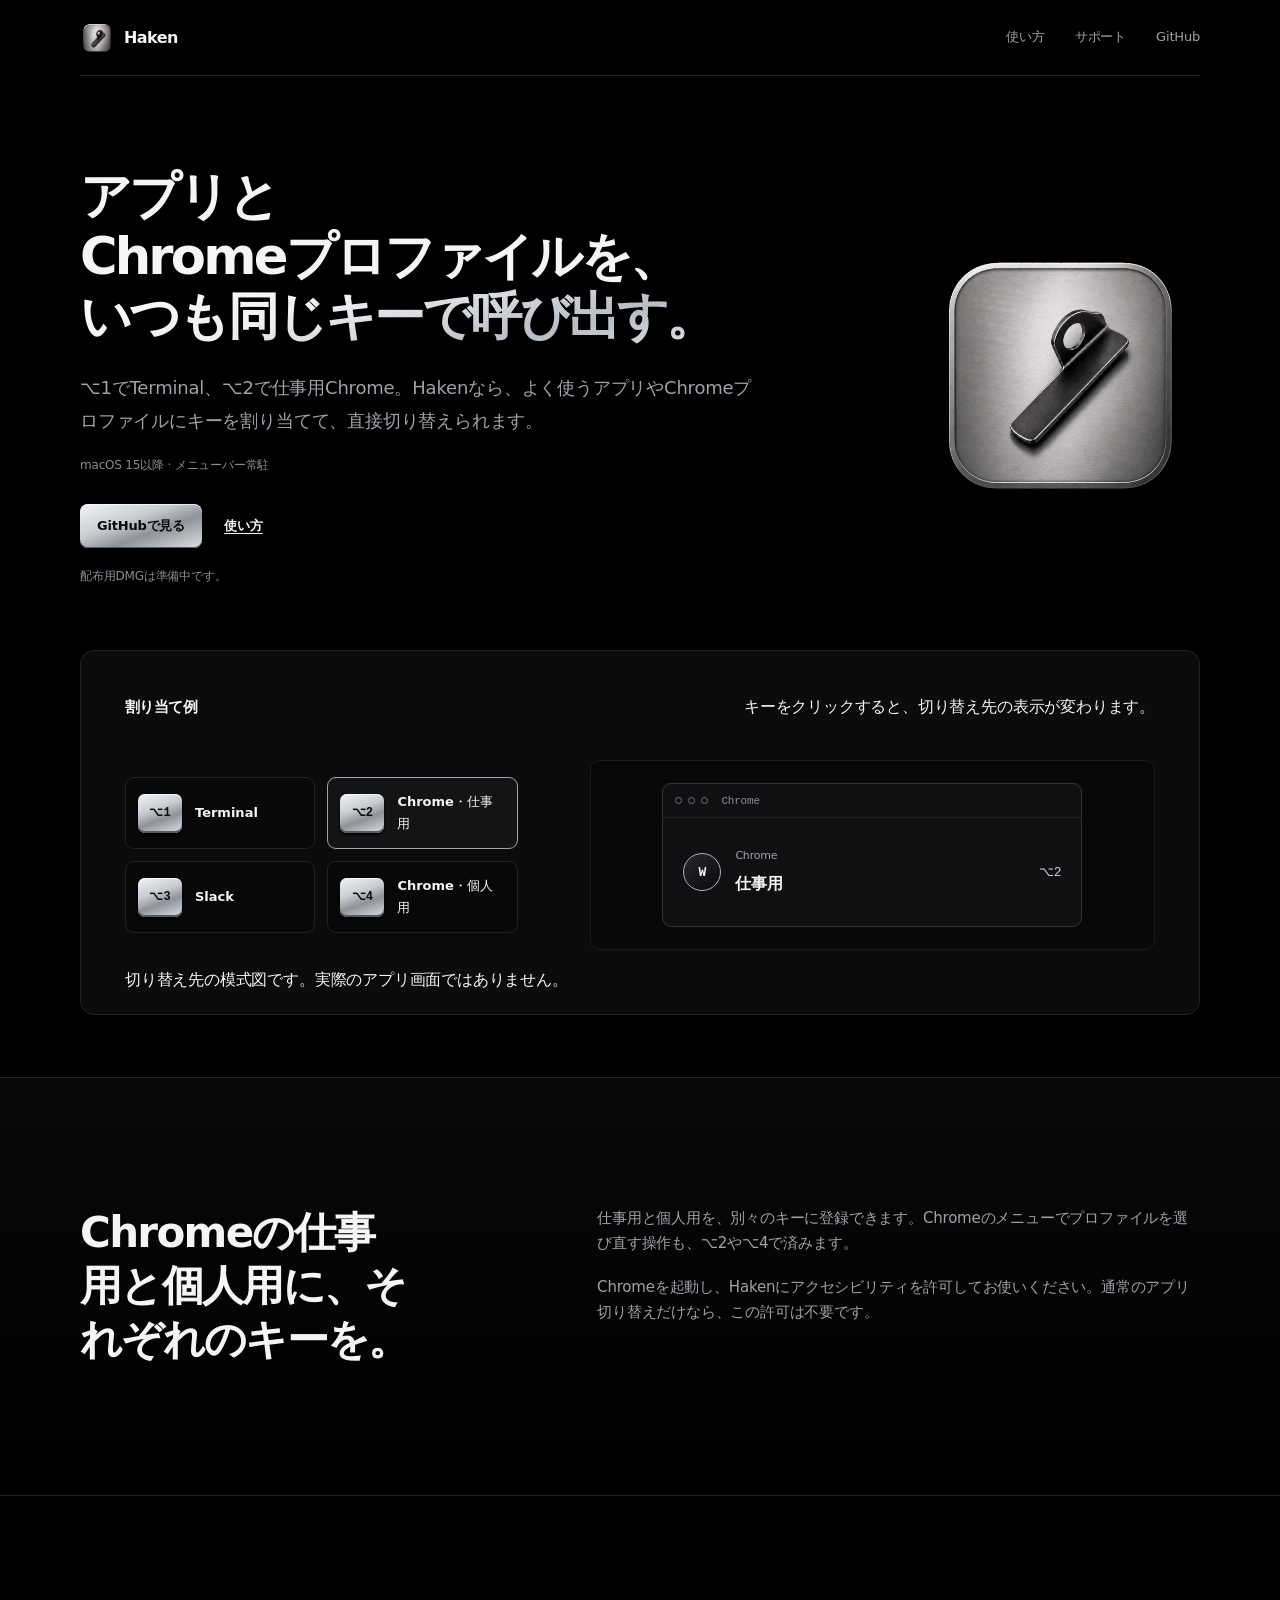
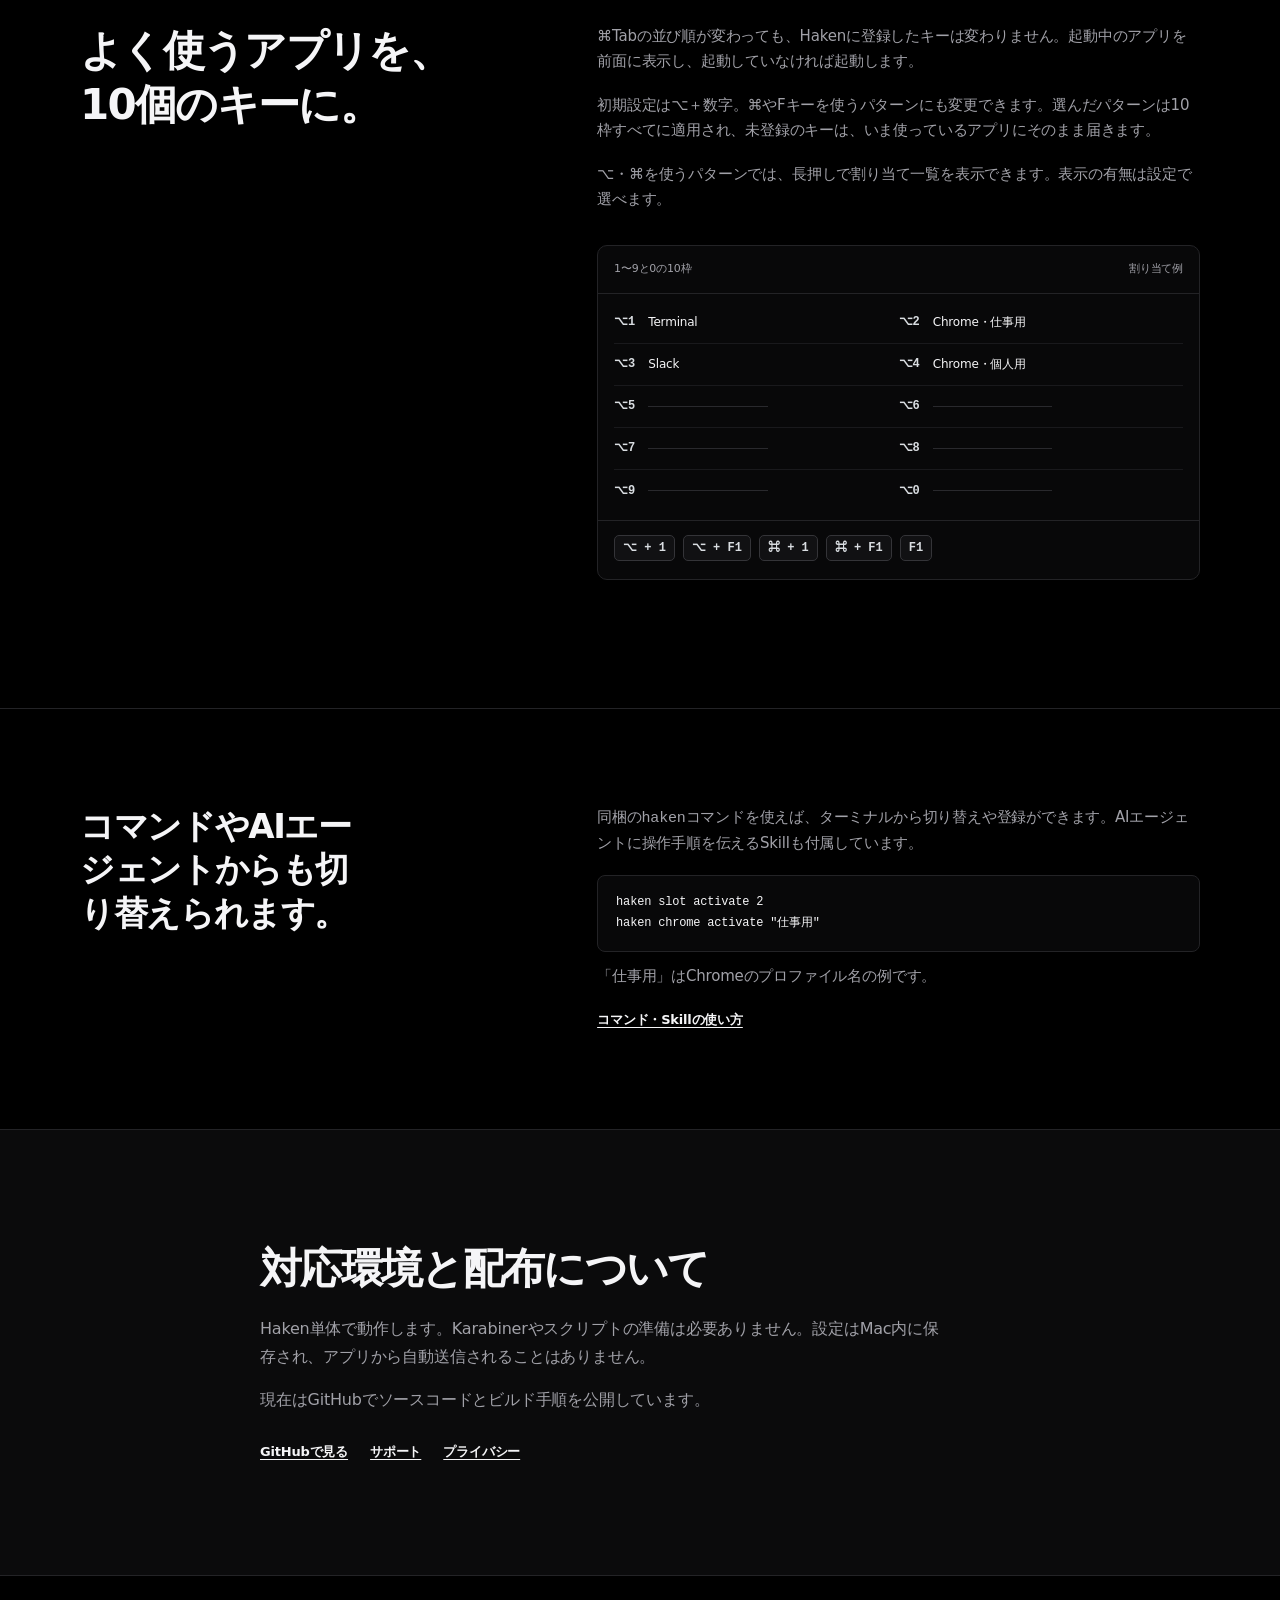
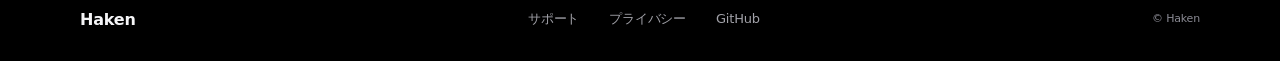
<file: docs/site/index.html>
<!doctype html>
<html lang="ja">
<head>
  <meta charset="utf-8">
  <meta name="viewport" content="width=device-width, initial-scale=1">
  <meta name="theme-color" content="#000000">
  <meta name="description" content="⌥1でTerminal、⌥2で仕事用Chrome。Hakenは、よく使うアプリやChromeプロファイルにキーを割り当てて、直接切り替えられます。">
  <title>Haken — アプリとChromeプロファイルを、いつも同じキーで呼び出す。</title>
  <link rel="icon" href="./assets/icon.png" type="image/png">
  <link rel="stylesheet" href="./assets/css/site.css">
  <script src="./assets/js/site.js" defer></script>
</head>
<body>
  <a class="skip-link" href="#main">本文へ移動</a>
  <header class="site-header wrap">
    <a class="wordmark" href="./" aria-label="Haken ホーム"><img src="./assets/icon.png" alt="" width="34" height="34"><span>Haken</span></a>
    <nav aria-label="メインナビゲーション">
      <a href="#how">使い方</a>
      <a href="./support.html">サポート</a>
      <a href="https://github.com/keishingu/Haken">GitHub</a>
    </nav>
  </header>

  <main id="main">
    <section class="hero wrap" aria-labelledby="hero-title">
      <div class="hero-copy">
        <h1 id="hero-title"><span>アプリと<wbr><span class="keep-word">Chromeプロファイルを、</span></span><span class="silver-text"><span class="keep-word">いつも同じキーで</span><wbr><span class="keep-word">呼び出す。</span></span></h1>
        <p class="hero-lede">⌥1でTerminal、⌥2で仕事用Chrome。Hakenなら、よく使うアプリやChromeプロファイルにキーを割り当てて、直接切り替えられます。</p>
        <p class="hero-note">macOS 15以降 · メニューバー常駐</p>
        <div class="hero-actions">
          <a class="button button-silver" href="https://github.com/keishingu/Haken">GitHubで見る</a>
          <a class="text-link" href="./support.html">使い方</a>
        </div>
        <p class="release-note">配布用DMGは準備中です。</p>
      </div>
      <img class="hero-icon" src="./assets/icon.png" alt="" width="280" height="280" fetchpriority="high">

      <figure class="switch-demo" aria-labelledby="demo-caption">
        <div class="demo-heading"><h2>割り当て例</h2><p id="demo-caption">キーをクリックすると、切り替え先の表示が変わります。</p></div>
        <div class="demo-body">
          <div class="key-list" role="group" aria-label="切り替え先を選択">
            <button type="button" class="key-choice" data-choice="terminal" aria-pressed="false"><kbd>⌥1</kbd><span>Terminal</span></button>
            <button type="button" class="key-choice" data-choice="work" aria-pressed="true"><kbd>⌥2</kbd><span>Chrome・仕事用</span></button>
            <button type="button" class="key-choice" data-choice="slack" aria-pressed="false"><kbd>⌥3</kbd><span>Slack</span></button>
            <button type="button" class="key-choice" data-choice="personal" aria-pressed="false"><kbd>⌥4</kbd><span>Chrome・個人用</span></button>
          </div>
          <div class="target-display" aria-live="polite" aria-atomic="true">
            <div class="target-window" data-target="terminal" hidden><div class="window-bar"><i></i><i></i><i></i><span>Terminal</span></div><div class="window-content"><span class="target-app">Terminal</span><strong>⌥1</strong></div></div>
            <div class="target-window" data-target="work"><div class="window-bar"><i></i><i></i><i></i><span>Chrome</span></div><div class="window-content"><span class="profile-mark">W</span><div><span class="target-app">Chrome</span><strong>仕事用</strong></div><strong class="target-shortcut">⌥2</strong></div></div>
            <div class="target-window" data-target="slack" hidden><div class="window-bar"><i></i><i></i><i></i><span>Slack</span></div><div class="window-content"><span class="target-app">Slack</span><strong>⌥3</strong></div></div>
            <div class="target-window" data-target="personal" hidden><div class="window-bar"><i></i><i></i><i></i><span>Chrome</span></div><div class="window-content"><span class="profile-mark profile-personal">P</span><div><span class="target-app">Chrome</span><strong>個人用</strong></div><strong class="target-shortcut">⌥4</strong></div></div>
          </div>
        </div>
        <figcaption>切り替え先の模式図です。実際のアプリ画面ではありません。</figcaption>
      </figure>
    </section>

    <section class="feature-section profile-section" aria-labelledby="profile-title">
      <div class="wrap feature-grid">
        <div><h2 id="profile-title">Chromeの仕事用と個人用に、それぞれのキーを。</h2></div>
        <div class="feature-copy"><p>仕事用と個人用を、別々のキーに登録できます。Chromeのメニューでプロファイルを選び直す操作も、⌥2や⌥4で済みます。</p><p>Chromeを起動し、Hakenにアクセシビリティを許可してお使いください。通常のアプリ切り替えだけなら、この許可は不要です。</p></div>
      </div>
    </section>

    <section class="feature-section" id="how" aria-labelledby="how-title">
      <div class="wrap feature-grid">
        <div><h2 id="how-title">よく使うアプリを、10個のキーに。</h2></div>
        <div class="feature-copy"><p>⌘Tabの並び順が変わっても、Hakenに登録したキーは変わりません。起動中のアプリを前面に表示し、起動していなければ起動します。</p><p>初期設定は⌥＋数字。⌘やFキーを使うパターンにも変更できます。選んだパターンは10枠すべてに適用され、未登録のキーは、いま使っているアプリにそのまま届きます。</p><p>⌥・⌘を使うパターンでは、長押しで割り当て一覧を表示できます。表示の有無は設定で選べます。</p>
          <div class="slot-panel" aria-label="10個のスロットの割り当て例">
            <div class="slot-panel-head"><span>1〜9と0の10枠</span><span>割り当て例</span></div>
            <div class="slot-grid">
              <div class="slot-row"><kbd>⌥1</kbd><span>Terminal</span></div><div class="slot-row"><kbd>⌥2</kbd><span>Chrome・仕事用</span></div>
              <div class="slot-row"><kbd>⌥3</kbd><span>Slack</span></div><div class="slot-row"><kbd>⌥4</kbd><span>Chrome・個人用</span></div>
              <div class="slot-row is-empty"><kbd>⌥5</kbd><span></span></div><div class="slot-row is-empty"><kbd>⌥6</kbd><span></span></div>
              <div class="slot-row is-empty"><kbd>⌥7</kbd><span></span></div><div class="slot-row is-empty"><kbd>⌥8</kbd><span></span></div>
              <div class="slot-row is-empty"><kbd>⌥9</kbd><span></span></div><div class="slot-row is-empty"><kbd>⌥0</kbd><span></span></div>
            </div>
            <div class="shortcut-patterns" aria-label="変更できるショートカット">
              <kbd>⌥ + 1</kbd><kbd>⌥ + F1</kbd><kbd>⌘ + 1</kbd><kbd>⌘ + F1</kbd><kbd>F1</kbd>
            </div>
          </div>
        </div>
      </div>
    </section>

    <section class="feature-section compact-section" aria-labelledby="cli-title">
      <div class="wrap feature-grid">
        <div><h2 id="cli-title">コマンドやAIエージェントからも切り替えられます。</h2></div>
        <div class="feature-copy"><p>同梱の<code>haken</code>コマンドを使えば、ターミナルから切り替えや登録ができます。AIエージェントに操作手順を伝えるSkillも付属しています。</p><pre><code>haken slot activate 2
haken chrome activate "仕事用"</code></pre><p>「仕事用」はChromeのプロファイル名の例です。</p><a class="text-link" href="./support.html#command-line">コマンド・Skillの使い方</a></div>
      </div>
    </section>

    <section class="about-section" aria-labelledby="about-title">
      <div class="wrap about-inner"><h2 id="about-title">対応環境と配布について</h2><p>Haken単体で動作します。Karabinerやスクリプトの準備は必要ありません。設定はMac内に保存され、アプリから自動送信されることはありません。</p><p>現在はGitHubでソースコードとビルド手順を公開しています。</p><div class="about-links"><a href="https://github.com/keishingu/Haken">GitHubで見る</a><a href="./support.html">サポート</a><a href="./privacy.html">プライバシー</a></div></div>
    </section>
  </main>

  <footer class="site-footer"><div class="wrap footer-row"><a class="footer-brand" href="./">Haken</a><nav aria-label="フッターナビゲーション"><a href="./support.html">サポート</a><a href="./privacy.html">プライバシー</a><a href="https://github.com/keishingu/Haken">GitHub</a></nav><small>© Haken</small></div></footer>
</body>
</html>
</file>
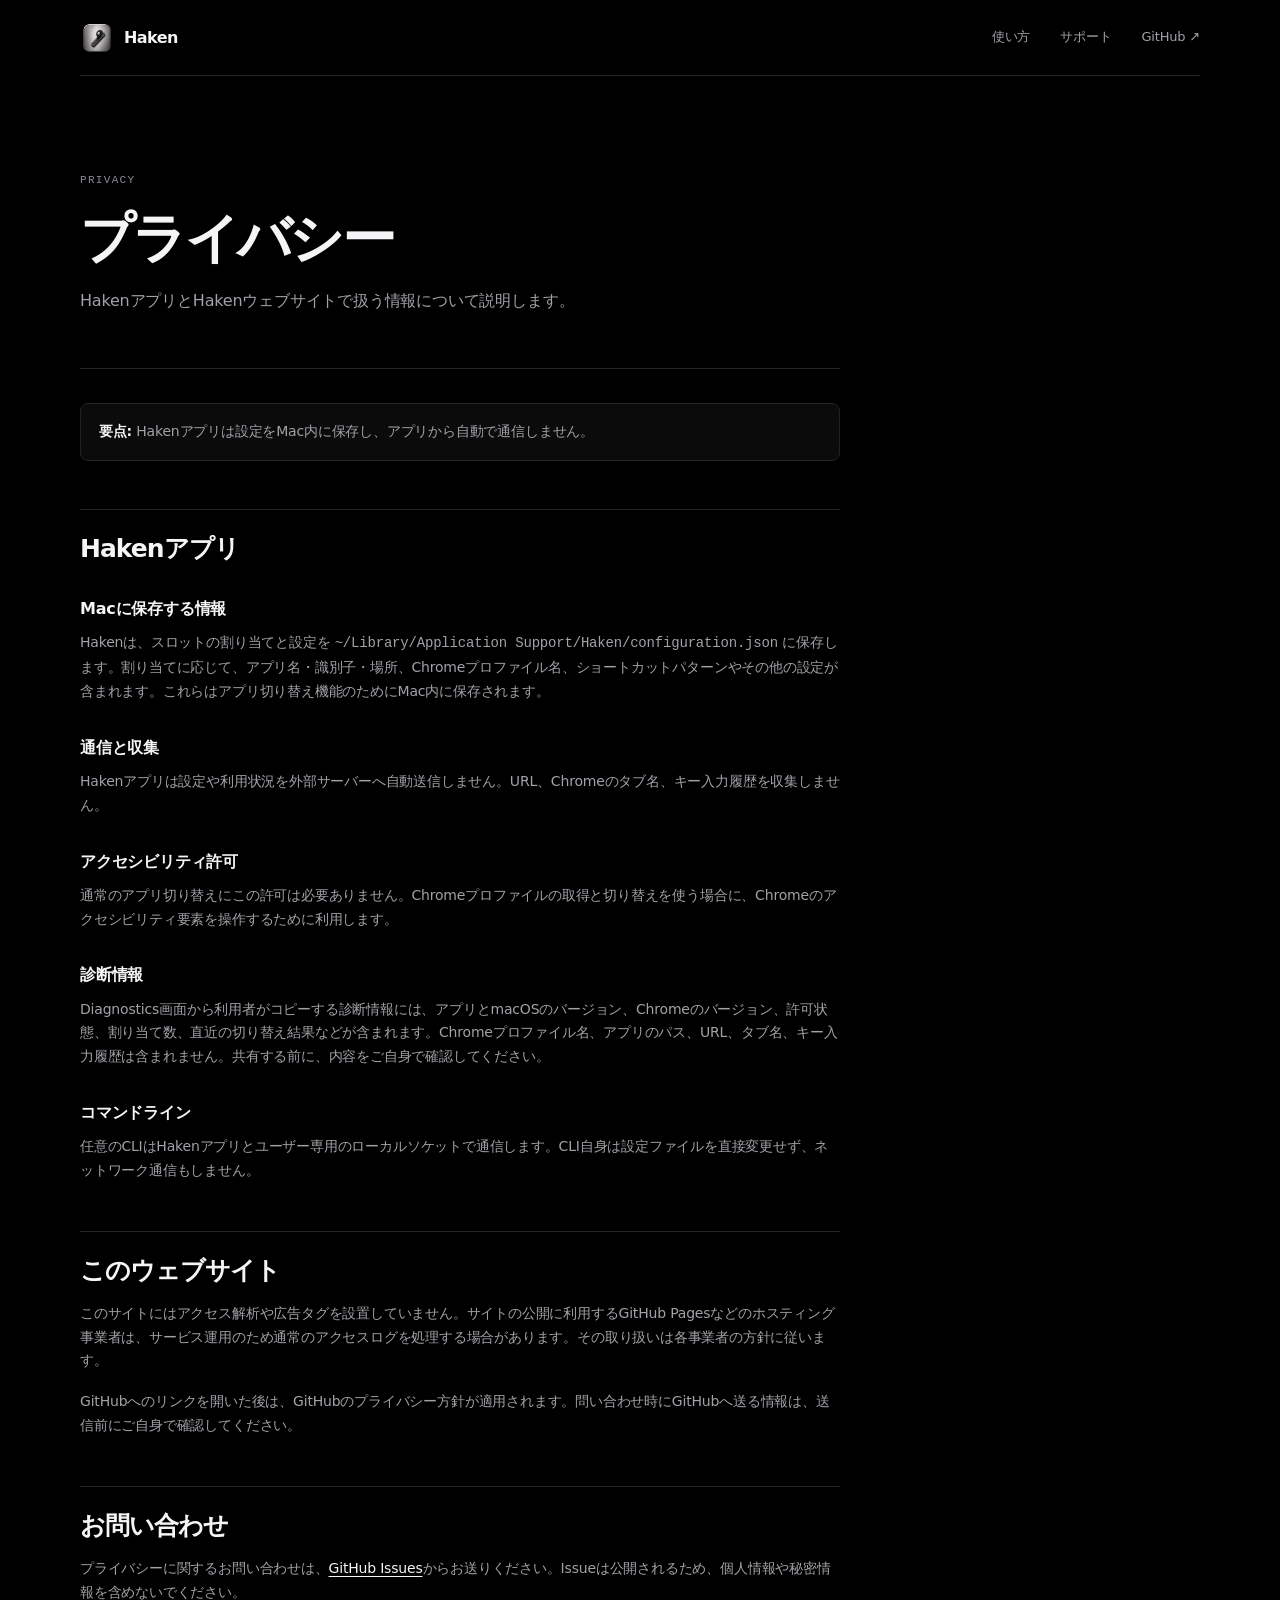
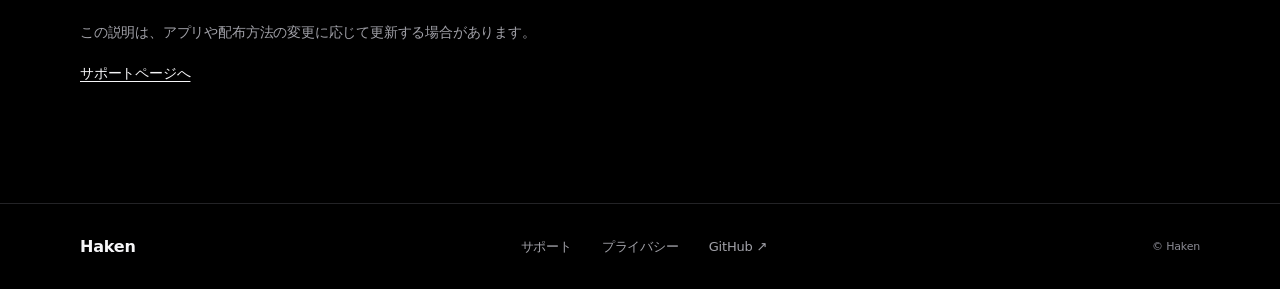
<file: docs/site/privacy.html>
<!doctype html>
<html lang="ja">
<head>
  <meta charset="utf-8">
  <meta name="viewport" content="width=device-width, initial-scale=1">
  <meta name="theme-color" content="#000000">
  <meta name="description" content="Hakenアプリとこのウェブサイトで扱う情報について説明します。">
  <title>プライバシー — Haken</title>
  <link rel="icon" href="./assets/icon.png" type="image/png">
  <link rel="stylesheet" href="./assets/css/site.css">
</head>
<body>
  <a class="skip-link" href="#main">本文へ移動</a>
  <header class="site-header wrap">
    <a class="wordmark" href="./" aria-label="Haken ホーム"><img src="./assets/icon.png" alt="" width="34" height="34"><span>Haken</span></a>
    <nav aria-label="メインナビゲーション"><a href="./#how">使い方</a><a href="./support.html">サポート</a><a class="header-cta" href="https://github.com/keishingu/Haken">GitHub ↗</a></nav>
  </header>
  <main id="main" class="page-main wrap">
    <div class="page-intro"><p class="eyebrow">PRIVACY</p><h1>プライバシー</h1><p>HakenアプリとHakenウェブサイトで扱う情報について説明します。</p></div>
    <div class="document-content">
      <p class="doc-callout"><strong>要点:</strong> Hakenアプリは設定をMac内に保存し、アプリから自動で通信しません。</p>
      <h2>Hakenアプリ</h2>
      <h3>Macに保存する情報</h3>
      <p>Hakenは、スロットの割り当てと設定を <code>~/Library/Application Support/Haken/configuration.json</code> に保存します。割り当てに応じて、アプリ名・識別子・場所、Chromeプロファイル名、ショートカットパターンやその他の設定が含まれます。これらはアプリ切り替え機能のためにMac内に保存されます。</p>
      <h3>通信と収集</h3>
      <p>Hakenアプリは設定や利用状況を外部サーバーへ自動送信しません。URL、Chromeのタブ名、キー入力履歴を収集しません。</p>
      <h3>アクセシビリティ許可</h3>
      <p>通常のアプリ切り替えにこの許可は必要ありません。Chromeプロファイルの取得と切り替えを使う場合に、Chromeのアクセシビリティ要素を操作するために利用します。</p>
      <h3>診断情報</h3>
      <p>Diagnostics画面から利用者がコピーする診断情報には、アプリとmacOSのバージョン、Chromeのバージョン、許可状態、割り当て数、直近の切り替え結果などが含まれます。Chromeプロファイル名、アプリのパス、URL、タブ名、キー入力履歴は含まれません。共有する前に、内容をご自身で確認してください。</p>
      <h3>コマンドライン</h3>
      <p>任意のCLIはHakenアプリとユーザー専用のローカルソケットで通信します。CLI自身は設定ファイルを直接変更せず、ネットワーク通信もしません。</p>

      <h2>このウェブサイト</h2>
      <p>このサイトにはアクセス解析や広告タグを設置していません。サイトの公開に利用するGitHub Pagesなどのホスティング事業者は、サービス運用のため通常のアクセスログを処理する場合があります。その取り扱いは各事業者の方針に従います。</p>
      <p>GitHubへのリンクを開いた後は、GitHubのプライバシー方針が適用されます。問い合わせ時にGitHubへ送る情報は、送信前にご自身で確認してください。</p>

      <h2>お問い合わせ</h2>
      <p>プライバシーに関するお問い合わせは、<a href="https://github.com/keishingu/Haken/issues">GitHub Issues</a>からお送りください。Issueは公開されるため、個人情報や秘密情報を含めないでください。</p>
      <p>この説明は、アプリや配布方法の変更に応じて更新する場合があります。</p>
      <p><a href="./support.html">サポートページへ</a></p>
    </div>
  </main>
  <footer class="site-footer"><div class="wrap footer-row"><a class="footer-brand" href="./">Haken</a><nav aria-label="フッターナビゲーション"><a href="./support.html">サポート</a><a href="./privacy.html">プライバシー</a><a href="https://github.com/keishingu/Haken">GitHub ↗</a></nav><small>© Haken</small></div></footer>
</body>
</html>
</file>
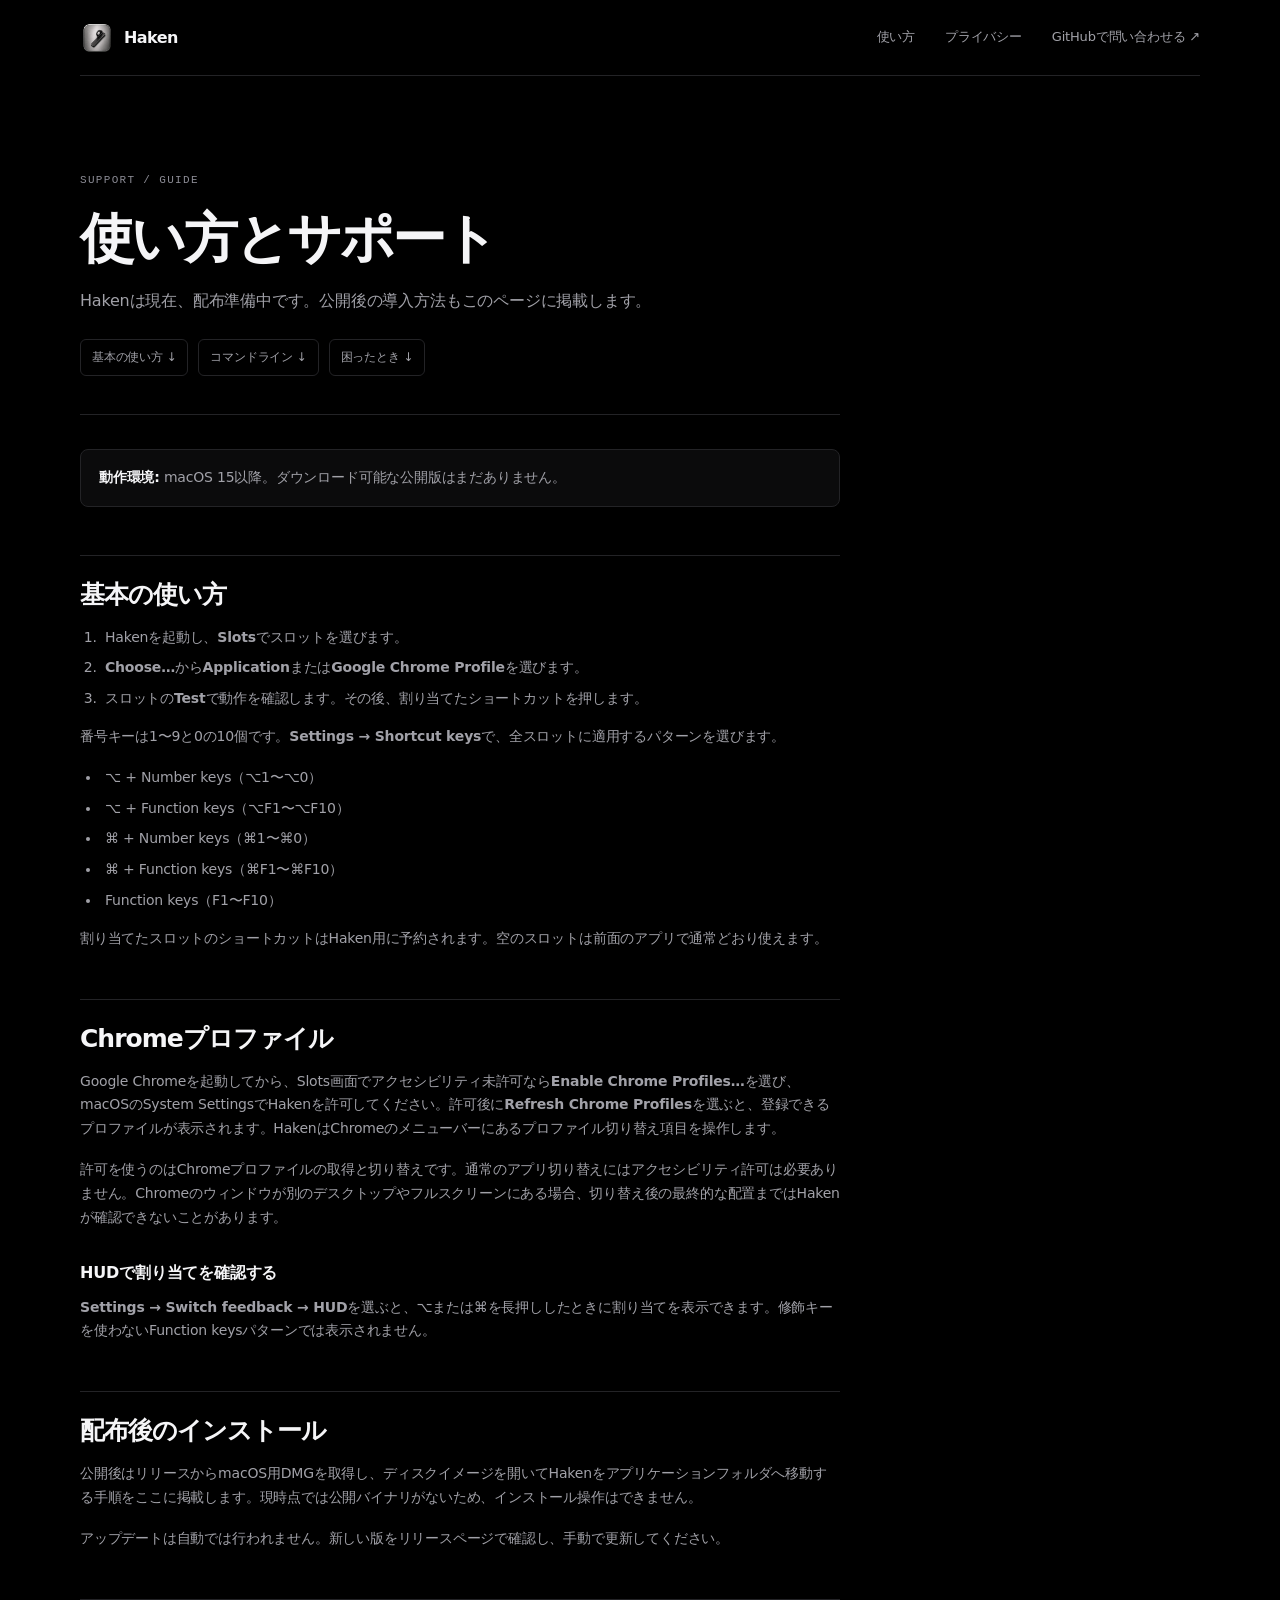
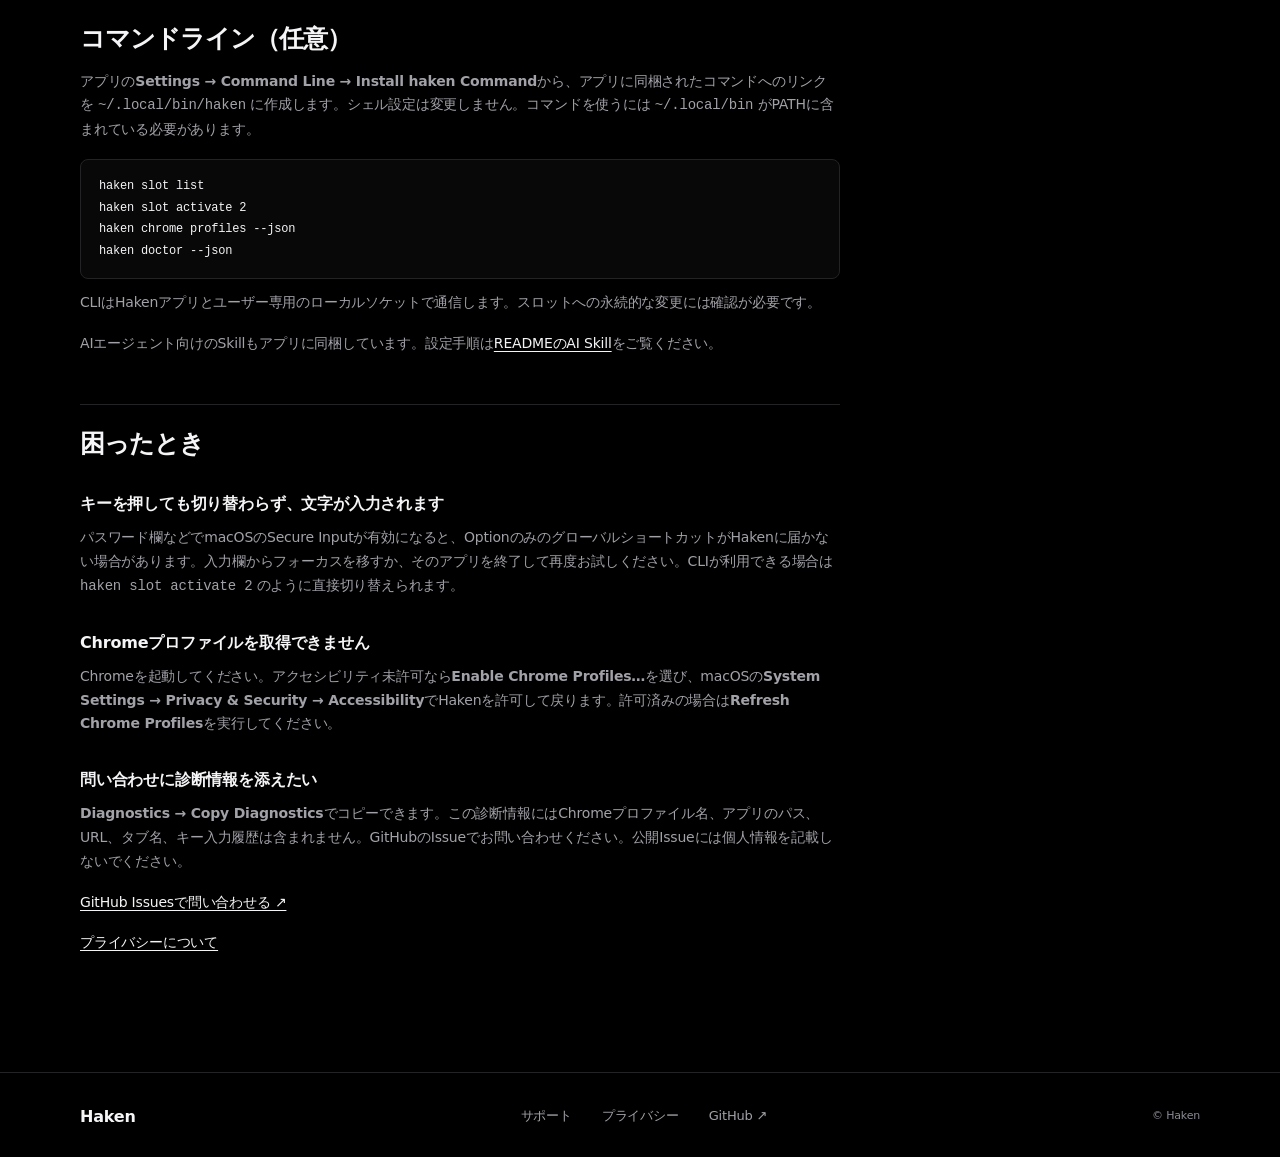
<file: docs/site/support.html>
<!doctype html>
<html lang="ja">
<head>
  <meta charset="utf-8">
  <meta name="viewport" content="width=device-width, initial-scale=1">
  <meta name="theme-color" content="#000000">
  <meta name="description" content="Hakenの使い方、動作環境、ショートカット、よくある質問をご案内します。">
  <title>サポート — Haken</title>
  <link rel="icon" href="./assets/icon.png" type="image/png">
  <link rel="stylesheet" href="./assets/css/site.css">
</head>
<body>
  <a class="skip-link" href="#main">本文へ移動</a>
  <header class="site-header wrap">
    <a class="wordmark" href="./" aria-label="Haken ホーム"><img src="./assets/icon.png" alt="" width="34" height="34"><span>Haken</span></a>
    <nav aria-label="メインナビゲーション"><a href="./#how">使い方</a><a href="./privacy.html">プライバシー</a><a class="header-cta" href="https://github.com/keishingu/Haken/issues">GitHubで問い合わせる ↗</a></nav>
  </header>
  <main id="main" class="page-main wrap">
    <div class="page-intro"><p class="eyebrow">SUPPORT / GUIDE</p><h1>使い方とサポート</h1><p>Hakenは現在、配布準備中です。公開後の導入方法もこのページに掲載します。</p><div class="doc-nav"><a href="#start">基本の使い方 ↓</a><a href="#command-line">コマンドライン ↓</a><a href="#trouble">困ったとき ↓</a></div></div>
    <div class="document-content">
      <p class="doc-callout"><strong>動作環境:</strong> macOS 15以降。ダウンロード可能な公開版はまだありません。</p>
      <h2 id="start">基本の使い方</h2>
      <ol>
        <li>Hakenを起動し、<strong>Slots</strong>でスロットを選びます。</li>
        <li><strong>Choose…</strong>から<strong>Application</strong>または<strong>Google Chrome Profile</strong>を選びます。</li>
        <li>スロットの<strong>Test</strong>で動作を確認します。その後、割り当てたショートカットを押します。</li>
      </ol>
      <p>番号キーは1〜9と0の10個です。<strong>Settings → Shortcut keys</strong>で、全スロットに適用するパターンを選びます。</p>
      <ul>
        <li>⌥ + Number keys（⌥1〜⌥0）</li>
        <li>⌥ + Function keys（⌥F1〜⌥F10）</li>
        <li>⌘ + Number keys（⌘1〜⌘0）</li>
        <li>⌘ + Function keys（⌘F1〜⌘F10）</li>
        <li>Function keys（F1〜F10）</li>
      </ul>
      <p>割り当てたスロットのショートカットはHaken用に予約されます。空のスロットは前面のアプリで通常どおり使えます。</p>

      <h2 id="chrome">Chromeプロファイル</h2>
      <p>Google Chromeを起動してから、Slots画面でアクセシビリティ未許可なら<strong>Enable Chrome Profiles…</strong>を選び、macOSのSystem SettingsでHakenを許可してください。許可後に<strong>Refresh Chrome Profiles</strong>を選ぶと、登録できるプロファイルが表示されます。HakenはChromeのメニューバーにあるプロファイル切り替え項目を操作します。</p>
      <p>許可を使うのはChromeプロファイルの取得と切り替えです。通常のアプリ切り替えにはアクセシビリティ許可は必要ありません。Chromeのウィンドウが別のデスクトップやフルスクリーンにある場合、切り替え後の最終的な配置まではHakenが確認できないことがあります。</p>

      <h3>HUDで割り当てを確認する</h3>
      <p><strong>Settings → Switch feedback → HUD</strong>を選ぶと、⌥または⌘を長押ししたときに割り当てを表示できます。修飾キーを使わないFunction keysパターンでは表示されません。</p>

      <h2 id="install">配布後のインストール</h2>
      <p>公開後はリリースからmacOS用DMGを取得し、ディスクイメージを開いてHakenをアプリケーションフォルダへ移動する手順をここに掲載します。現時点では公開バイナリがないため、インストール操作はできません。</p>
      <p>アップデートは自動では行われません。新しい版をリリースページで確認し、手動で更新してください。</p>

      <h2 id="command-line">コマンドライン（任意）</h2>
      <p>アプリの<strong>Settings → Command Line → Install haken Command</strong>から、アプリに同梱されたコマンドへのリンクを <code>~/.local/bin/haken</code> に作成します。シェル設定は変更しません。コマンドを使うには <code>~/.local/bin</code> がPATHに含まれている必要があります。</p>
      <pre><code>haken slot list
haken slot activate 2
haken chrome profiles --json
haken doctor --json</code></pre>
      <p>CLIはHakenアプリとユーザー専用のローカルソケットで通信します。スロットへの永続的な変更には確認が必要です。</p>

      <p>AIエージェント向けのSkillもアプリに同梱しています。設定手順は<a href="https://github.com/keishingu/Haken#ai-skill">READMEのAI Skill</a>をご覧ください。</p>

      <h2 id="trouble">困ったとき</h2>
      <h3>キーを押しても切り替わらず、文字が入力されます</h3>
      <p>パスワード欄などでmacOSのSecure Inputが有効になると、OptionのみのグローバルショートカットがHakenに届かない場合があります。入力欄からフォーカスを移すか、そのアプリを終了して再度お試しください。CLIが利用できる場合は <code>haken slot activate 2</code> のように直接切り替えられます。</p>
      <h3>Chromeプロファイルを取得できません</h3>
      <p>Chromeを起動してください。アクセシビリティ未許可なら<strong>Enable Chrome Profiles…</strong>を選び、macOSの<strong>System Settings → Privacy &amp; Security → Accessibility</strong>でHakenを許可して戻ります。許可済みの場合は<strong>Refresh Chrome Profiles</strong>を実行してください。</p>
      <h3>問い合わせに診断情報を添えたい</h3>
      <p><strong>Diagnostics → Copy Diagnostics</strong>でコピーできます。この診断情報にはChromeプロファイル名、アプリのパス、URL、タブ名、キー入力履歴は含まれません。GitHubのIssueでお問い合わせください。公開Issueには個人情報を記載しないでください。</p>
      <p><a href="https://github.com/keishingu/Haken/issues">GitHub Issuesで問い合わせる ↗</a></p>
      <p><a href="./privacy.html">プライバシーについて</a></p>
    </div>
  </main>
  <footer class="site-footer"><div class="wrap footer-row"><a class="footer-brand" href="./">Haken</a><nav aria-label="フッターナビゲーション"><a href="./support.html">サポート</a><a href="./privacy.html">プライバシー</a><a href="https://github.com/keishingu/Haken">GitHub ↗</a></nav><small>© Haken</small></div></footer>
</body>
</html>
</file>
<file: docs/site/assets/css/site.css>
:root {
  color-scheme: dark;
  --bg: #000000;
  --surface: #0b0b0c;
  --surface-raised: #111113;
  --line: #232326;
  --fg: #f5f5f7;
  --muted: #a1a1a8;
  --dim: #8b8b94;
  --silver: linear-gradient(160deg, #f2f4f6, #c9cdd2 38%, #8e9399 62%, #dde1e5);
  --sans: -apple-system, BlinkMacSystemFont, "SF Pro Text", "Helvetica Neue", "Hiragino Sans", "Yu Gothic", system-ui, sans-serif;
  --mono: ui-monospace, "SF Mono", Menlo, monospace;
}
* { box-sizing: border-box; }
html { scroll-behavior: smooth; scroll-padding-top: 92px; }
body { margin: 0; background: var(--bg); color: var(--fg); font-family: var(--sans); font-size: 16px; line-height: 1.7; letter-spacing: -.012em; -webkit-font-smoothing: antialiased; }
a, button { touch-action: manipulation; }
a { color: inherit; text-underline-offset: .22em; }
a:hover { color: #fff; }
button { color: inherit; font: inherit; }
.wrap { width: min(1120px, calc(100% - 48px)); margin-inline: auto; }
.skip-link { position: fixed; z-index: 20; top: 12px; left: 12px; padding: 10px 16px; transform: translateY(-180%); border-radius: 6px; background: var(--silver); color: #090a0b; }
.skip-link:focus { transform: translateY(0); }
:focus-visible { outline: 2px solid #f5f5f7; outline-offset: 4px; }
.site-header { min-height: 76px; display: flex; align-items: center; justify-content: space-between; gap: 24px; border-bottom: 1px solid var(--line); }
.wordmark { display: inline-flex; align-items: center; gap: 10px; text-decoration: none; font-size: 16px; font-weight: 650; letter-spacing: -.035em; }
.wordmark img { display: block; border-radius: 8px; }
.site-header nav, .site-footer nav { display: flex; align-items: center; flex-wrap: wrap; gap: clamp(16px, 2.4vw, 30px); }
.site-header nav a, .site-footer nav a { color: var(--muted); font-size: 13px; text-decoration: none; }
.site-header nav a:hover, .site-footer nav a:hover { color: var(--fg); }
.hero { display: grid; grid-template-columns: minmax(0, 1fr) 280px; align-items: center; column-gap: clamp(36px, 8vw, 100px); padding-block: clamp(64px, 7vw, 96px) 62px; }
.hero-copy { min-width: 0; }
.hero h1 { max-width: 14em; margin: 0 0 24px; font-size: clamp(34px, 4vw, 56px); font-weight: 620; letter-spacing: -.055em; line-height: 1.18; text-wrap: balance; }
.hero h1 > span { display: block; }
.keep-word { white-space: nowrap; }
.silver-text { color: #d9dde1; background: linear-gradient(165deg, #fff 0%, #edeff1 34%, #b7bdc3 68%, #f0f2f4 100%); background-clip: text; -webkit-background-clip: text; -webkit-text-fill-color: transparent; }
.hero-lede { max-width: 38em; margin: 0; color: var(--muted); font-size: clamp(16px, 1.55vw, 18px); line-height: 1.85; }
.hero-note, .release-note { margin: 18px 0 0; color: var(--dim); font-size: 12px; }
.hero-actions { display: flex; align-items: center; flex-wrap: wrap; gap: 22px; margin-top: 28px; }
.button { display: inline-flex; min-height: 44px; align-items: center; justify-content: center; padding: 10px 17px; border-radius: 8px; font-size: 13px; font-weight: 650; text-decoration: none; }
.button-silver { background: var(--silver); color: #090a0b; box-shadow: inset 0 1px #ffffffa8, inset 0 -1px #555a60; }
.button-silver:hover { color: #000; filter: brightness(1.06); }
.text-link { display: inline-flex; align-items: center; gap: 8px; color: var(--fg); font-size: 13px; font-weight: 600; text-decoration-thickness: 1px; }
.hero-icon { display: block; width: min(280px, 100%); height: auto; justify-self: end; }
.switch-demo { grid-column: 1 / -1; margin: clamp(44px, 5vw, 64px) 0 0; padding: 26px clamp(20px, 4vw, 44px) 20px; border: 1px solid var(--line); border-radius: 14px; background: var(--surface); }
.demo-heading { display: flex; align-items: baseline; justify-content: space-between; gap: 24px; margin-bottom: 24px; }
.demo-heading h2 { margin: 0; font-size: 15px; font-weight: 600; }
.demo-body { display: grid; grid-template-columns: minmax(0, .82fr) minmax(0, 1.18fr); gap: clamp(24px, 6vw, 72px); align-items: stretch; }
.key-list { display: grid; grid-template-columns: repeat(2, minmax(0, 1fr)); gap: 12px; align-content: center; }
.key-choice { display: flex; min-width: 0; min-height: 72px; align-items: center; gap: 13px; padding: 12px; border: 1px solid var(--line); border-radius: 9px; background: #080809; text-align: left; cursor: pointer; }
.key-choice:hover { border-color: #5a5c60; }
.key-choice[aria-pressed="true"] { border-color: #a1a5aa; background: #131416; }
kbd { font: 600 12px/1 var(--mono); letter-spacing: 0; white-space: nowrap; }
.key-choice kbd { display: inline-grid; min-width: 44px; min-height: 39px; place-items: center; border-radius: 7px; background: var(--silver); color: #090a0b; box-shadow: inset 0 1px #ffffffb3, inset 0 -2px #555a60, 0 2px 3px #000; }
.key-choice span { min-width: 0; font-size: 13px; font-weight: 550; }
.target-display { min-width: 0; min-height: 190px; display: grid; place-items: center; padding: 18px; border: 1px solid #1b1b1e; border-radius: 10px; background: #080809; }
.target-window { width: min(100%, 420px); min-height: 144px; overflow: hidden; border: 1px solid #343438; border-radius: 9px; background: #101012; }
.target-window[hidden] { display: none; }
.window-bar { height: 34px; display: flex; align-items: center; gap: 6px; padding: 0 12px; border-bottom: 1px solid var(--line); color: var(--dim); font: 11px var(--mono); }
.window-bar i { width: 7px; height: 7px; border: 1px solid #737379; border-radius: 50%; }
.window-bar span { margin-left: 7px; }
.window-content { min-height: 108px; display: flex; align-items: center; gap: 14px; padding: 18px 20px; }
.target-app { display: block; margin-bottom: 4px; color: var(--muted); font-size: 11px; }
.window-content > strong:not(.target-shortcut) { font-size: 19px; font-weight: 600; }
.profile-mark { width: 38px; height: 38px; display: grid; flex: 0 0 auto; place-items: center; border: 1px solid #aeb2b8; border-radius: 50%; background: linear-gradient(145deg, #25272b, #090a0b); color: #f5f5f7; font: 600 13px var(--mono); }
.profile-personal { background: linear-gradient(145deg, #d7dade, #767b81); color: #090a0b; }
.target-shortcut { margin-left: auto; color: #c9cdd2; font: 13px var(--mono); }
.switch-demo figcaption { margin-top: 16px; }
.eyebrow { margin: 0 0 18px; color: var(--dim); font: 11px/1.5 var(--mono); letter-spacing: .12em; text-transform: uppercase; }
.feature-section { padding-block: clamp(76px, 10vw, 128px); border-top: 1px solid var(--line); }
.feature-grid { display: grid; grid-template-columns: minmax(220px, .8fr) minmax(0, 1.2fr); gap: clamp(36px, 9vw, 120px); align-items: start; }
h2 { margin: 0; font-size: clamp(26px, 3.5vw, 42px); font-weight: 620; letter-spacing: -.04em; line-height: 1.28; text-wrap: balance; }
.feature-copy { max-width: 650px; color: var(--muted); font-size: 15px; }
.feature-copy p { margin: 0 0 18px; }
.profile-section { background: linear-gradient(180deg, #080809, #000); }
.slot-panel { margin-top: 32px; overflow: hidden; border: 1px solid var(--line); border-radius: 10px; background: #080809; color: var(--fg); }
.slot-panel-head { display: flex; justify-content: space-between; gap: 12px; padding: 14px 16px; border-bottom: 1px solid var(--line); color: var(--muted); font-size: 11px; }
.slot-grid { display: grid; grid-template-columns: repeat(2, minmax(0, 1fr)); padding: 8px 16px; }
.slot-row { min-width: 0; display: flex; align-items: center; gap: 13px; min-height: 42px; border-bottom: 1px solid #19191c; font-size: 12px; }
.slot-row:nth-last-child(-n+2) { border-bottom: 0; }
.slot-row kbd, .shortcut-patterns kbd { color: #d9dde1; }
.slot-row span { overflow: hidden; color: var(--fg); text-overflow: ellipsis; white-space: nowrap; }
.slot-row.is-empty span { width: 42%; border-bottom: 1px solid #29292d; }
.shortcut-patterns { display: flex; flex-wrap: wrap; gap: 8px; padding: 14px 16px 18px; border-top: 1px solid var(--line); }
.shortcut-patterns kbd { padding: 6px 8px; border: 1px solid #343438; border-radius: 5px; background: #111113; }
.compact-section { padding-block: clamp(68px, 8vw, 96px); }
.compact-section h2 { font-size: clamp(23px, 3vw, 34px); }
.feature-copy pre, .document-content pre { overflow-x: auto; padding: 16px 18px; border: 1px solid var(--line); border-radius: 8px; background: #080809; color: var(--fg); font: 12px/1.8 var(--mono); }
.feature-copy code, .document-content code { font-family: var(--mono); }
.about-section { padding-block: clamp(70px, 9vw, 112px); border-top: 1px solid var(--line); background: #0b0b0c; }
.about-inner { max-width: 760px; }
.about-inner h2 { margin-bottom: 20px; }
.about-inner > p:not(.eyebrow) { max-width: 680px; margin: 0 0 16px; color: var(--muted); }
.about-links { display: flex; flex-wrap: wrap; gap: 22px; margin-top: 28px; }
.about-links a { font-size: 13px; font-weight: 600; }
.site-footer { border-top: 1px solid var(--line); }
.footer-row { min-height: 86px; display: flex; align-items: center; justify-content: space-between; gap: 20px; }
.footer-brand { font-weight: 650; text-decoration: none; }
.footer-row small { color: var(--dim); font-size: 11px; }

/* Support and privacy pages keep their existing content and anchors. */
.page-main { padding-block: clamp(52px, 8vw, 96px) 100px; }
.page-intro { max-width: 760px; padding-bottom: 38px; border-bottom: 1px solid var(--line); }
.page-intro h1 { margin: 0 0 16px; font-size: clamp(34px, 5vw, 54px); letter-spacing: -.05em; line-height: 1.2; }
.page-intro > p:not(.eyebrow) { color: var(--muted); }
.doc-nav { display: flex; flex-wrap: wrap; gap: 10px; margin-top: 25px; }
.doc-nav a { padding: 7px 11px; border: 1px solid var(--line); border-radius: 6px; color: var(--muted); font-size: 12px; text-decoration: none; }
.document-content { max-width: 760px; padding-top: 34px; color: var(--muted); font-size: 14px; }
.document-content h2 { margin: 48px 0 15px; padding-top: 23px; border-top: 1px solid var(--line); color: var(--fg); font-size: 25px; }
.document-content h3 { margin: 30px 0 9px; color: var(--fg); font-size: 16px; }
.document-content p { margin: 0 0 17px; }
.document-content ul, .document-content ol { padding-left: 1.5em; }
.document-content li { margin: 7px 0; padding-left: 4px; }
.document-content a { color: var(--fg); }
.doc-callout { padding: 16px 18px; border: 1px solid var(--line); border-radius: 8px; background: var(--surface); }
.doc-callout strong { color: var(--fg); }
@media (max-width: 900px) {
  .hero { grid-template-columns: minmax(0, 1fr) 150px; column-gap: 24px; padding-top: 64px; }
  .hero-icon { width: 150px; }
  .feature-grid { grid-template-columns: 1fr; gap: 28px; }
  .demo-body { grid-template-columns: 1fr; }
  .target-display { min-height: 150px; }
}
@media (max-width: 520px) {
  .wrap { width: min(100% - 36px, 1120px); }
  .site-header { min-height: 68px; gap: 12px; }
  .site-header nav { gap: 13px; }
  .site-header nav a { font-size: 11px; }
  .wordmark { gap: 7px; font-size: 14px; }
  .wordmark img { width: 28px; height: 28px; }
  .hero { grid-template-columns: 1fr; padding-block: 54px 40px; }
  .hero h1 { font-size: clamp(25px, 7.8vw, 40px); }
  .hero-icon { display: block; grid-row: 1; justify-self: start; width: 104px; margin: -18px 0 22px -10px; }
  .hero-lede { font-size: 15px; }
  .switch-demo { margin-top: 48px; padding: 19px 14px 15px; }
  .demo-heading { display: block; margin-bottom: 18px; }
  .demo-heading p { margin-top: 5px; }
  .key-list { gap: 8px; }
  .key-choice { min-height: 62px; gap: 8px; padding: 8px; }
  .key-choice kbd { min-width: 37px; min-height: 34px; font-size: 11px; }
  .key-choice span { font-size: 11px; }
  .slot-grid { padding-inline: 11px; }
  .slot-row { gap: 8px; font-size: 11px; }
  .shortcut-patterns { gap: 6px; padding-inline: 11px; }
  .shortcut-patterns kbd { font-size: 10px; }
  .footer-row { align-items: flex-start; flex-direction: column; padding-block: 22px; }
}
@media (max-width: 360px) {
  .wrap { width: calc(100% - 28px); }
  .site-header nav { gap: 9px; }
  .site-header nav a { font-size: 10px; }
  .key-choice { align-items: flex-start; flex-direction: column; }
}
@media (prefers-reduced-motion: reduce) {
  *, *::before, *::after { scroll-behavior: auto !important; animation-duration: .01ms !important; animation-iteration-count: 1 !important; transition-duration: .01ms !important; }
}
</file>
